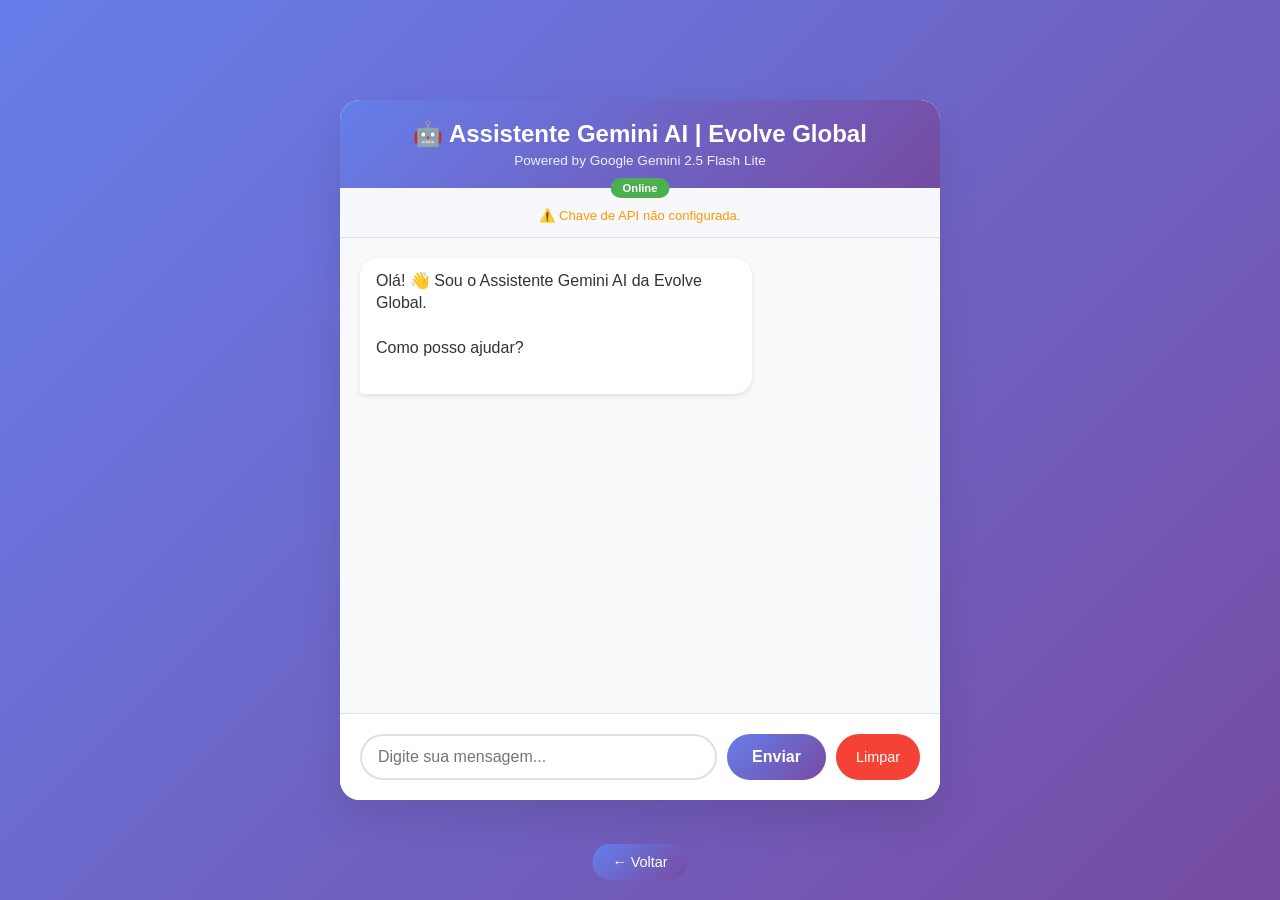
<file: chat.html>
<!DOCTYPE html>
<html lang="pt-br">

<head>
    <meta charset="UTF-8">
    <meta name="viewport" content="width=device-width, initial-scale=1.0">
    <title>ChatBot Evolve_Global - Nosso Assistente Inteligente</title>

    <style>
        * {
            margin: 0;
            padding: 0;
            box-sizing: border-box;
        }

        body {
            font-family: 'Segoe UI', Tahoma, Geneva, Verdana, sans-serif;
            background: linear-gradient(135deg, #667eea 0%, #764ba2 100%);
            height: 100vh;
            display: flex;
            justify-content: center;
            align-items: center;
            overflow: hidden;
        }

        .chat-container {
            width: 90%;
            max-width: 600px;
            height: 90vh;
            max-height: 700px;
            background: white;
            border-radius: 20px;
            box-shadow: 0 20px 40px rgba(0, 0, 0, 0.1);
            display: flex;
            flex-direction: column;
            overflow: hidden;
            animation: slideUp 0.5s ease;
        }

        @keyframes slideUp {
            from {
                opacity: 0;
                transform: translateY(20px);
            }
            to {
                opacity: 1;
                transform: translateY(0);
            }
        }

        .chat-header {
            background: linear-gradient(135deg, #667eea 0%, #764ba2 100%);
            color: white;
            padding: 20px;
            text-align: center;
            position: relative;
        }

        .chat-header h2 {
            font-size: 1.5rem;
            margin-bottom: 5px;
        }

        .chat-header p {
            font-size: 0.85rem;
            opacity: 0.9;
        }

        .status {
            position: absolute;
            bottom: -10px;
            left: 50%;
            transform: translateX(-50%);
            background: #4caf50;
            color: white;
            padding: 4px 12px;
            border-radius: 20px;
            font-size: 0.7rem;
            font-weight: bold;
            white-space: nowrap;
        }

        .chat-messages {
            flex: 1;
            overflow-y: auto;
            padding: 20px;
            background: #f8f9fa;
        }

        .message {
            margin-bottom: 15px;
            display: flex;
            animation: messageSlide 0.3s ease;
        }

        @keyframes messageSlide {
            from {
                opacity: 0;
                transform: translateX(-20px);
            }
            to {
                opacity: 1;
                transform: translateX(0);
            }
        }

        .message.user {
            justify-content: flex-end;
        }

        .message.bot {
            justify-content: flex-start;
        }

        .message-content {
            max-width: 70%;
            padding: 12px 16px;
            border-radius: 18px;
            word-wrap: break-word;
            line-height: 1.4;
        }

        .user .message-content {
            background: linear-gradient(135deg, #667eea 0%, #764ba2 100%);
            color: white;
            border-bottom-right-radius: 4px;
        }

        .bot .message-content {
            background: white;
            color: #333;
            border-bottom-left-radius: 4px;
            box-shadow: 0 2px 5px rgba(0, 0, 0, 0.1);
        }

        .typing-indicator {
            display: flex;
            align-items: center;
            gap: 4px;
            padding: 12px 16px;
        }

        .typing-indicator span {
            width: 8px;
            height: 8px;
            border-radius: 50%;
            background: #999;
            animation: typing 1.4s infinite;
        }

        .typing-indicator span:nth-child(2) {
            animation-delay: 0.2s;
        }

        .typing-indicator span:nth-child(3) {
            animation-delay: 0.4s;
        }

        @keyframes typing {
            0%, 60%, 100% {
                transform: translateY(0);
                opacity: 0.5;
            }
            30% {
                transform: translateY(-10px);
                opacity: 1;
            }
        }

        .api-key-panel {
            padding: 14px 20px;
            background: #f7f8fc;
            border-bottom: 1px solid #e0e0e0;
            display: flex;
            gap: 10px;
            align-items: center;
            flex-wrap: wrap;
        }

        .api-key-input {
            display: none !important;
            flex: 1;
            padding: 12px 16px;
            border: 1px solid #cfd8e3;
            border-radius: 25px;
            font-size: 0.95rem;
            outline: none;
            font-family: inherit;
        }

        .save-api-button {
            display: none !important;
            background: #667eea;
            color: white;
            border: none;
            border-radius: 25px;
            padding: 12px 22px;
            cursor: pointer;
            font-size: 0.95rem;
            transition: background 0.2s;
        }

        .save-api-button:hover {
            background: #5a6dd3;
        }

        .api-status {
            width: 100%;
            color: #555;
            font-size: 0.82rem;
            text-align: center;
            margin-top: 6px;
        }

        .chat-input-container {
            padding: 20px;
            background: white;
            border-top: 1px solid #e0e0e0;
            display: flex;
            gap: 10px;
        }

        .chat-input {
            flex: 1;
            padding: 12px 16px;
            border: 2px solid #e0e0e0;
            border-radius: 25px;
            font-size: 1rem;
            outline: none;
            transition: border-color 0.3s;
            resize: none;
            font-family: inherit;
        }

        .chat-input:focus {
            border-color: #667eea;
        }

        .send-button {
            background: linear-gradient(135deg, #667eea 0%, #764ba2 100%);
            color: white;
            border: none;
            border-radius: 25px;
            padding: 0 25px;
            cursor: pointer;
            font-size: 1rem;
            font-weight: bold;
            transition: transform 0.2s, box-shadow 0.2s;
        }

        .send-button:hover:not(:disabled) {
            transform: translateY(-2px);
            box-shadow: 0 5px 15px rgba(102, 126, 234, 0.4);
        }

        .send-button:disabled {
            opacity: 0.6;
            cursor: not-allowed;
        }

        .clear-button {
            background: #f44336;
            color: white;
            border: none;
            border-radius: 25px;
            padding: 0 20px;
            cursor: pointer;
            font-size: 0.9rem;
            transition: background 0.3s;
        }

        .clear-button:hover {
            background: #d32f2f;
        }

        @media (max-width: 768px) {
            .chat-container {
                width: 95%;
                height: 95vh;
            }
            .message-content {
                max-width: 85%;
            }
        }
        
        .footer {
            position: fixed;
            bottom: 20px;
            left: 50%;
            transform: translateX(-50%);
        }

        .btn-voltar button {
            background: linear-gradient(135deg, #667eea 0%, #764ba2 100%);
            color: white;
            border: none;
            border-radius: 25px;
            padding: 10px 20px;
            cursor: pointer;
            font-size: 0.9rem;
            transition: background 0.3s;
        }
    </style>
</head>

<body>
    <div class="chat-container">
        <div class="chat-header">
            <h2>🤖 Assistente Gemini AI | Evolve Global</h2>
            <p>Powered by Google Gemini 2.5 Flash Lite</p>
            <div class="status">Online</div>
        </div>

        <div class="api-key-panel">
            <input class="api-key-input" id="apiKeyInput" type="password" placeholder="Chave da API Google Gemini"
                autocomplete="off">
            <button class="save-api-button" id="saveApiKeyButton">Salvar chave</button>
            <div class="api-status" id="apiStatus">✅ API pré-configurada! Pronto para usar.</div>
        </div>

        <div class="chat-messages" id="chatMessages">
            <div class="message bot">
                <div class="message-content">
                    Olá! 👋 Sou o Assistente Gemini AI da Evolve Global.<br><br>
                    Como posso ajudar?<br><br>
                </div>
            </div>
        </div>

        <div class="chat-input-container">
            <textarea class="chat-input" id="messageInput" placeholder="Digite sua mensagem..." rows="1"
                autocomplete="off"></textarea>
            <button class="send-button" id="sendButton">Enviar</button>
            <button class="clear-button" id="clearButton">Limpar</button>
        </div>
    </div>
    <div class="footer">
        <div class="btn-voltar">
            <button onclick="window.location.href='index.html'">← Voltar</button>
        </div>
    </div>

    <script>
        // CHAVE API DO GMEINI AI
        const DEFAULT_API_KEY = "AQ.Ab8RN6K0AP8L2-FweyRortn4WSq_PIE2O_oCxjFl_Ss3bK24sQ";
        
        
        class ChatBot {
            constructor() {
                this.messagesContainer = document.getElementById('chatMessages');
                this.messageInput = document.getElementById('messageInput');
                this.sendButton = document.getElementById('sendButton');
                this.clearButton = document.getElementById('clearButton');
                this.saveApiKeyButton = document.getElementById('saveApiKeyButton');
                this.apiKeyInput = document.getElementById('apiKeyInput');
                this.apiStatus = document.getElementById('apiStatus');

                this.conversationHistory = [];
                this.isTyping = false;
                this.apiKey = '';
                this.lastMessageTime = 0;
                this.waitTime = 0;
                this.waitInterval = null;
                this.workingModel = null;

                this.init();
            }

            init() {
                // Tentar carregar chave salva primeiro
                let savedKey = localStorage.getItem('geminiApiKey');
                
                // Se não tiver chave salva, usar a chave padrão (se configurada)
                if (!savedKey && DEFAULT_API_KEY && DEFAULT_API_KEY !== "AQ.Ab8RN6K0AP8L2-FweyRortn4WSq_PIE2O_oCxjFl_Ss3bK24sQ") {
                    savedKey = DEFAULT_API_KEY;
                    localStorage.setItem('geminiApiKey', savedKey);
                }
                
                if (savedKey) {
                    this.apiKey = savedKey;
                    this.apiKeyInput.value = '***************';
                    this.apiStatus.textContent = '✅ Gemini AI conectado! Pronto para conversar.';
                    this.apiStatus.style.color = '#4caf50';
                    
                    // Testar conexão automaticamente
                    setTimeout(() => this.testConnection(), 500);
                } else {
                    this.apiStatus.textContent = '⚠️ Chave de API não configurada.';
                    this.apiStatus.style.color = '#ff9800';
                }

                this.sendButton.onclick = () => this.sendMessage();
                this.clearButton.onclick = () => this.clearChat();
                this.saveApiKeyButton.onclick = () => this.saveApiKey();

                this.messageInput.onkeypress = (e) => {
                    if (e.key === 'Enter' && !e.shiftKey) {
                        e.preventDefault();
                        this.sendMessage();
                    }
                };

                this.messageInput.oninput = () => {
                    this.messageInput.style.height = 'auto';
                    this.messageInput.style.height = Math.min(this.messageInput.scrollHeight, 100) + 'px';
                };
            }

            async sendMessage() {
                const message = this.messageInput.value.trim();

                if (!message) return;
                if (!this.apiKey) {
                    this.addMessage("⚠️ Chave de API não configurada, fale com o suporte.", 'bot');
                    return;
                }
                if (this.isTyping) return;

                if (this.waitTime > 0) {
                    this.addMessage(`⏳ Aguarde ${this.waitTime} segundos antes de enviar outra mensagem.`, 'bot');
                    return;
                }

                const now = Date.now();
                const timeSinceLastMessage = (now - this.lastMessageTime) / 1000;
                
                if (this.lastMessageTime > 0 && timeSinceLastMessage < 15) {
                    const remainingWait = Math.ceil(15 - timeSinceLastMessage);
                    this.addMessage(`⏳ Por favor, aguarde ${remainingWait} segundos entre as mensagens.`, 'bot');
                    return;
                }

                this.addMessage(message, 'user');
                this.messageInput.value = '';
                this.messageInput.style.height = 'auto';

                this.conversationHistory.push({ role: "user", parts: [{ text: message }] });

                this.showTypingIndicator();
                this.isTyping = true;
                this.sendButton.disabled = true;

                try {
                    const response = await this.askGemini(message);
                    this.addMessage(response, 'bot');
                    this.conversationHistory.push({ role: "model", parts: [{ text: response }] });
                    this.lastMessageTime = Date.now();
                } catch (error) {
                    console.error('Erro:', error);
                    
                    // Mensagem de erro mais amigável
                    let errorMsg = error.message;
                    if (errorMsg.includes('API key not valid') || errorMsg.includes('invalid')) {
                        errorMsg = 'Chave API inválida. Verifique sua chave no Google AI Studio.';
                        this.apiStatus.textContent = '❌ Chave inválida! Corrija no campo acima.';
                        this.apiStatus.style.color = '#f44336';
                    } else if (errorMsg.includes('quota')) {
                        errorMsg = 'Limite de uso gratuito excedido. Aguarde alguns minutos e tente novamente.';
                    }
                    
                    this.addMessage(`❌ ${errorMsg}`, 'bot');
                    
                    const match = error.message.match(/Please retry in ([0-9.]+)s/);
                    if (match) {
                        const waitSeconds = Math.ceil(parseFloat(match[1]));
                        this.startWaitTimer(waitSeconds);
                    }
                } finally {
                    this.removeTypingIndicator();
                    this.isTyping = false;
                    this.sendButton.disabled = false;
                }

                if (this.conversationHistory.length > 20) {
                    this.conversationHistory = this.conversationHistory.slice(-20);
                }
            }

            startWaitTimer(seconds) {
                this.waitTime = seconds;
                this.sendButton.disabled = true;
                
                this.addMessage(`⏳ API sobrecarregada. Aguardando ${seconds} segundos para nova tentativa...`, 'bot');
                
                this.waitInterval = setInterval(() => {
                    this.waitTime--;
                    
                    if (this.waitTime <= 0) {
                        clearInterval(this.waitInterval);
                        this.waitInterval = null;
                        this.sendButton.disabled = false;
                        this.addMessage(`✅ Período de espera concluído! Você já pode enviar novas mensagens.`, 'bot');
                    }
                }, 1000);
            }

            async askGemini(message, retryCount = 0) {
                const modelsToTry = this.workingModel 
                    ? [this.workingModel] 
                    : [
                        'gemini-2.5-flash-lite',
                        'gemini-2.5-flash',
                        'gemini-2.0-flash-lite'
                      ];
                
                let lastError = null;
                
                for (const model of modelsToTry) {
                    try {
                        const url = `https://generativelanguage.googleapis.com/v1beta/models/${model}:generateContent?key=${this.apiKey}`;

                        const contents = this.conversationHistory.length > 0
                            ? this.conversationHistory
                            : [{ role: "user", parts: [{ text: message }] }];

                        const requestBody = {
                            contents: contents,
                            generationConfig: {
                                temperature: 0.7,
                                maxOutputTokens: 800,
                                topP: 0.95,
                            }
                        };

                        const response = await fetch(url, {
                            method: 'POST',
                            headers: {
                                'Content-Type': 'application/json',
                            },
                            body: JSON.stringify(requestBody)
                        });

                        const data = await response.json();

                        if (response.ok) {
                            const text = data.candidates?.[0]?.content?.parts?.[0]?.text;
                            if (text) {
                                if (!this.workingModel) {
                                    this.workingModel = model;
                                    console.log(`✅ Modelo funcionando: ${model}`);
                                }
                                return text;
                            }
                        } else if (response.status === 429) {
                            const errorMsg = data.error?.message || '';
                            const match = errorMsg.match(/Please retry in ([0-9.]+)s/);
                            if (match && retryCount === 0) {
                                const waitSeconds = parseFloat(match[1]);
                                this.startWaitTimer(Math.ceil(waitSeconds));
                                throw new Error(errorMsg);
                            }
                            lastError = errorMsg;
                        } else {
                            lastError = data.error?.message || 'Erro desconhecido';
                            console.log(`❌ Modelo ${model} falhou: ${lastError}`);
                        }
                    } catch (error) {
                        lastError = error.message;
                    }
                }
                
                throw new Error(lastError || 'Nenhum modelo disponível. Verifique sua chave API.');
            }

            saveApiKey() {
                const key = this.apiKeyInput.value.trim();

                if (!key) {
                    localStorage.removeItem('geminiApiKey');
                    this.apiKey = '';
                    this.workingModel = null;
                    this.apiStatus.textContent = '⚠️ Chave removida. Insira uma nova chave para continuar.';
                    this.apiStatus.style.color = '#ff9800';
                    this.apiKeyInput.value = '';
                    return;
                }

                if (!key.startsWith('AIza')) {
                    this.apiStatus.textContent = '❌ Chave inválida!';
                    this.apiStatus.style.color = '#f44336';
                    return;
                }

                localStorage.setItem('geminiApiKey', key);
                this.apiKey = key;
                this.workingModel = null;
                this.apiStatus.textContent = '✅ Chave salva! Testando conexão...';
                this.apiStatus.style.color = '#ff9800';
                this.apiKeyInput.value = '***************';

                this.testConnection();
            }

            async testConnection() {
                try {
                    const testResponse = await this.askGemini("Responda apenas 'Conectado' se você receber esta mensagem.");
                    this.apiStatus.textContent = '✅ Gemini AI conectado com sucesso!';
                    this.apiStatus.style.color = '#4caf50';
                    this.addMessage(`✅ Conexão estabelecida com sucesso! Uso atual: ${this.workingModel || 'Gemini 2.5 Flash Lite'}\n\nComo posso ajudar você hoje? 😊`, 'bot');
                } catch (error) {
                    this.apiStatus.textContent = `❌ Erro de conexão: ${error.message.substring(0, 80)}`;
                    this.apiStatus.style.color = '#f44336';
                    this.addMessage(`❌ Falha na conexão: ${error.message}\n\nVerifique se sua chave está correta e tente novamente.`, 'bot');
                }
            }

            addMessage(text, sender) {
                const messageDiv = document.createElement('div');
                messageDiv.className = `message ${sender}`;
                const contentDiv = document.createElement('div');
                contentDiv.className = 'message-content';

                let formattedText = text.replace(/\n/g, '<br>');
                formattedText = formattedText.replace(/(https?:\/\/[^\s]+)/g, '<a href="$1" target="_blank" style="color:#667eea;">$1</a>');
                contentDiv.innerHTML = formattedText;

                messageDiv.appendChild(contentDiv);
                this.messagesContainer.appendChild(messageDiv);
                this.scrollToBottom();
                return messageDiv;
            }

            showTypingIndicator() {
                const typingDiv = document.createElement('div');
                typingDiv.className = 'message bot';
                typingDiv.id = 'typingIndicator';
                const contentDiv = document.createElement('div');
                contentDiv.className = 'message-content';
                contentDiv.innerHTML = '<div class="typing-indicator"><span></span><span></span><span></span></div>';
                typingDiv.appendChild(contentDiv);
                this.messagesContainer.appendChild(typingDiv);
                this.scrollToBottom();
            }

            removeTypingIndicator() {
                const indicator = document.getElementById('typingIndicator');
                if (indicator) indicator.remove();
            }

            clearChat() {
                this.messagesContainer.innerHTML = '';
                this.conversationHistory = [];
                this.lastMessageTime = 0;
                
                if (this.waitInterval) {
                    clearInterval(this.waitInterval);
                    this.waitInterval = null;
                    this.waitTime = 0;
                    this.sendButton.disabled = false;
                }

                const initialMessage = document.createElement('div');
                initialMessage.className = 'message bot';
                initialMessage.innerHTML = `
                    <div class="message-content">
                        💬 Chat limpo! Como posso ajudar você hoje?<br><br>
                        🧠 Gemini AI - Modelo ativo: ${this.workingModel || 'Gemini 2.5 Flash Lite'}<br>
                        ⏰ Aguarde 15 segundos entre cada mensagem.
                    </div>
                `;
                this.messagesContainer.appendChild(initialMessage);
                this.scrollToBottom();
            }

            scrollToBottom() {
                this.messagesContainer.scrollTop = this.messagesContainer.scrollHeight;
            }
        }

        window.addEventListener('DOMContentLoaded', () => {
            window.chatBot = new ChatBot();
        });
    </script>
</body>

</html>
</file>
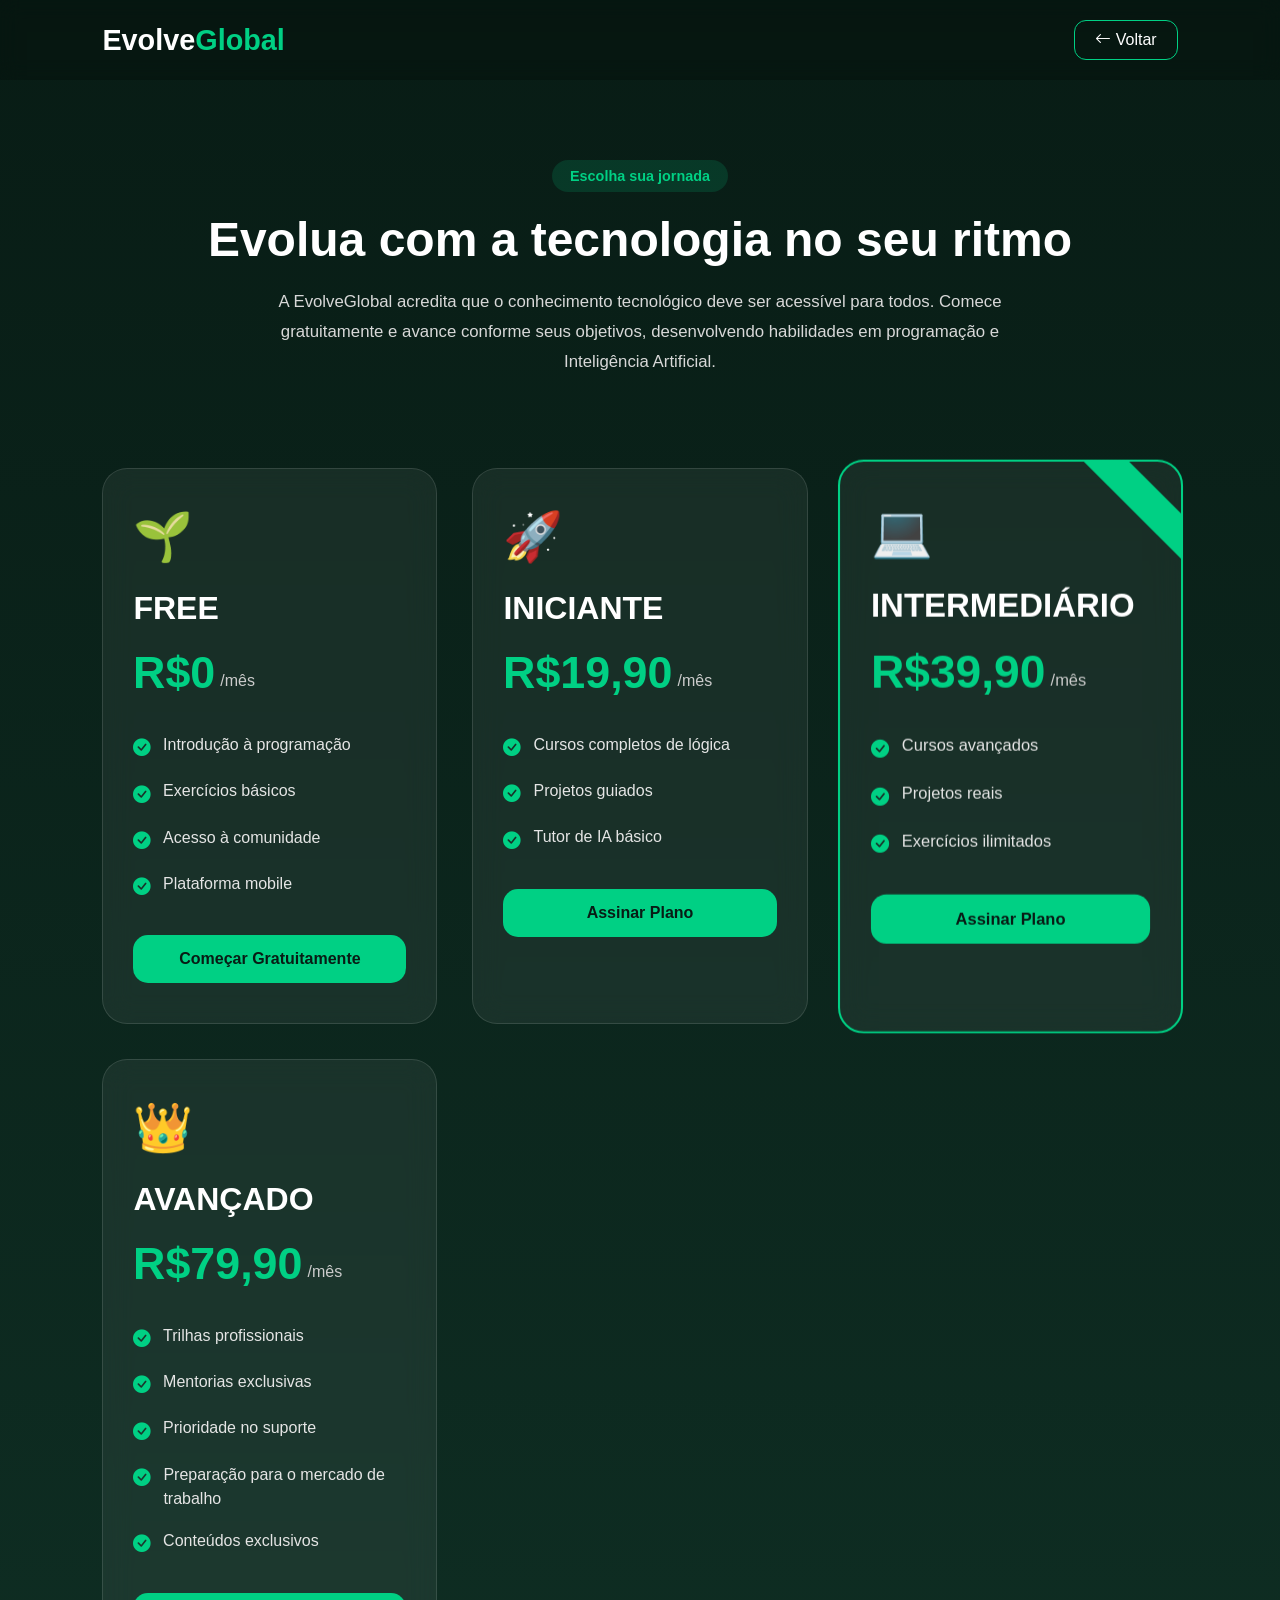
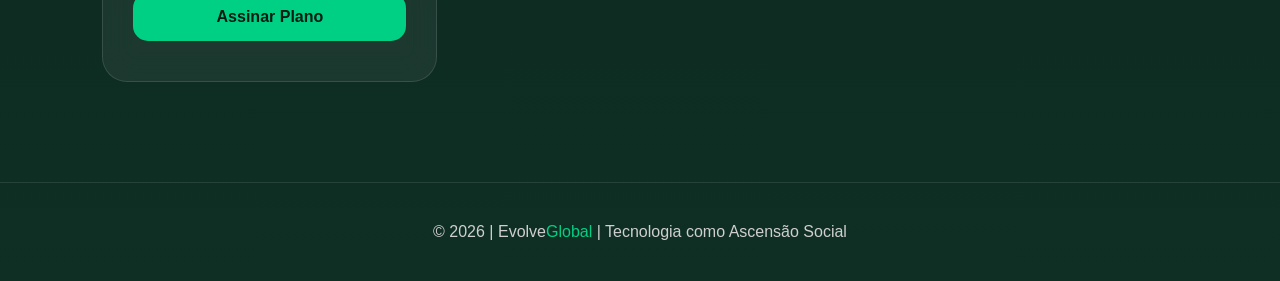
<file: planos.html>
<!DOCTYPE html>
<html lang="pt-BR">

<head>
  <meta charset="UTF-8">
  <meta name="viewport" content="width=device-width, initial-scale=1.0">
  <title>Planos | EvolveGlobal</title>

  <link rel="stylesheet" href="https://cdn.jsdelivr.net/npm/bootstrap-icons@1.13.1/font/bootstrap-icons.min.css">

  <style>
    * {
      margin: 0;
      padding: 0;
      box-sizing: border-box;
      font-family: 'Segoe UI', sans-serif;
    }

    body {
      background: linear-gradient(180deg, #081c15, #0f2f24);
      color: #fff;
      min-height: 100vh;
    }

    .header {
      width: 100%;
      padding: 20px 8%;
      display: flex;
      justify-content: space-between;
      align-items: center;
      background: rgba(0, 0, 0, .2);
      backdrop-filter: blur(10px);
      position: sticky;
      top: 0;
      z-index: 1000;
    }

    .logo {
      text-decoration: none;
      font-size: 1.8rem;
      font-weight: bold;
      color: #fff;
    }

    .logo span {
      color: #00d084;
    }

    .btn-back {
      text-decoration: none;
      color: #fff;
      border: 1px solid #00d084;
      padding: 10px 20px;
      border-radius: 12px;
      transition: .3s;
    }

    .btn-back:hover {
      background: #00d084;
      color: #081c15;
    }

    .hero {
      text-align: center;
      padding: 80px 20px 60px;
    }

    .mini-tag {
      display: inline-block;
      background: rgba(0, 208, 132, .15);
      color: #00d084;
      padding: 8px 18px;
      border-radius: 30px;
      margin-bottom: 20px;
      font-size: .9rem;
      font-weight: 600;
    }

    .hero h1 {
      font-size: 3rem;
      margin-bottom: 20px;
    }

    .hero p {
      max-width: 750px;
      margin: auto;
      line-height: 1.8;
      color: #d8d8d8;
      font-size: 1.05rem;
    }

    .plans {
      width: 100%;
      padding: 30px 8% 100px;
    }

    .plans-grid {
      display: grid;
      grid-template-columns: repeat(auto-fit, minmax(280px, 1fr));
      gap: 35px;
    }

    .plan-card {
      background: rgba(255, 255, 255, .06);
      border: 1px solid rgba(255, 255, 255, .12);
      border-radius: 25px;
      padding: 40px 30px;
      backdrop-filter: blur(15px);
      transition: .4s;
      position: relative;
      overflow: hidden;
    }

    .plan-card:hover {
      transform: translateY(-10px);
      border-color: #00d084;
      box-shadow: 0 20px 40px rgba(0, 0, 0, .35);
    }

    .plan-card.popular {
      border: 2px solid #00d084;
      transform: scale(1.03);
    }

    .popular-badge {
      position: absolute;
      top: 20px;
      right: -40px;
      background: #00d084;
      color: #081c15;
      padding: 8px 45px;
      font-weight: bold;
      transform: rotate(45deg);
      font-size: .8rem;
    }

    .plan-icon {
      font-size: 3rem;
      margin-bottom: 25px;
    }

    .plan-title {
      font-size: 2rem;
      margin-bottom: 20px;
    }

    .price {
      margin-bottom: 35px;
      display: flex;
      align-items: end;
      gap: 5px;
    }

    .price h2 {
      font-size: 2.8rem;
      color: #00d084;
    }

    .price span {
      color: #ccc;
      margin-bottom: 8px;
    }

    .features {
      list-style: none;
      margin-bottom: 35px;
    }

    .features li {
      display: flex;
      gap: 12px;
      margin-bottom: 18px;
      line-height: 1.5;
      color: #e5e5e5;
    }

    .features i {
      color: #00d084;
      font-size: 1.1rem;
      margin-top: 2px;
    }

    .btn-plan {
      width: 100%;
      padding: 15px;
      border: none;
      border-radius: 15px;
      background: #00d084;
      color: #081c15;
      font-weight: bold;
      font-size: 1rem;
      cursor: pointer;
      transition: .3s;
    }

    .btn-plan:hover {
      transform: scale(1.03);
    }

    .footer {
      text-align: center;
      padding: 40px 20px;
      border-top: 1px solid rgba(255,255,255,.1);
      color: #cfcfcf;
    }

    .footer span {
      color: #00d084;
    }

    @media(max-width: 768px) {
      .hero h1 {
        font-size: 2.2rem;
      }

      .plan-card.popular {
        transform: none;
      }

      .header {
        padding: 20px;
      }
    }
  </style>
</head>

<body>

  <!-- HEADER -->
  <header class="header">
    <a href="index.html" class="logo">
      Evolve<span>Global</span>
    </a>

    <a href="index.html" class="btn-back">
      <i class="bi bi-arrow-left"></i>
      Voltar
    </a>
  </header>

  <!-- HERO -->
  <section class="hero">

    <span class="mini-tag">
      Escolha sua jornada
    </span>

    <h1>
      Evolua com a tecnologia no seu ritmo
    </h1>

    <p>
      A EvolveGlobal acredita que o conhecimento tecnológico deve ser acessível
      para todos. Comece gratuitamente e avance conforme seus objetivos,
      desenvolvendo habilidades em programação e Inteligência Artificial.
    </p>

  </section>

  <!-- PLANOS -->
  <section class="plans">

    <div class="plans-grid">

      <!-- FREE -->
      <div class="plan-card">

        <div class="plan-icon">🌱</div>

        <h2 class="plan-title">
          FREE
        </h2>

        <div class="price">
          <h2>R$0</h2>
          <span>/mês</span>
        </div>

        <ul class="features">
          <li>
            <i class="bi bi-check-circle-fill"></i>
            Introdução à programação
          </li>

          <li>
            <i class="bi bi-check-circle-fill"></i>
            Exercícios básicos
          </li>

          <li>
            <i class="bi bi-check-circle-fill"></i>
            Acesso à comunidade
          </li>

          <li>
            <i class="bi bi-check-circle-fill"></i>
            Plataforma mobile
          </li>
        </ul>

        <button class="btn-plan">
          Começar Gratuitamente
        </button>

      </div>

      <!-- INICIANTE -->
      <div class="plan-card">

        <div class="plan-icon">🚀</div>

        <h2 class="plan-title">
          INICIANTE
        </h2>

        <div class="price">
          <h2>R$19,90</h2>
          <span>/mês</span>
        </div>

        <ul class="features">
          <li>
            <i class="bi bi-check-circle-fill"></i>
            Cursos completos de lógica
          </li>

          <li>
            <i class="bi bi-check-circle-fill"></i>
            Projetos guiados
          </li>

          <li>
            <i class="bi bi-check-circle-fill"></i>
            Tutor de IA básico
          </li>
        </ul>

        <button class="btn-plan">
          Assinar Plano
        </button>

      </div>

      <!-- INTERMEDIÁRIO -->
      <div class="plan-card popular">

        <div class="popular-badge">
          POPULAR
        </div>

        <div class="plan-icon">💻</div>

        <h2 class="plan-title">
          INTERMEDIÁRIO
        </h2>

        <div class="price">
          <h2>R$39,90</h2>
          <span>/mês</span>
        </div>

        <ul class="features">
          <li>
            <i class="bi bi-check-circle-fill"></i>
            Cursos avançados
          </li>

          <li>
            <i class="bi bi-check-circle-fill"></i>
            Projetos reais
          </li>

          <li>
            <i class="bi bi-check-circle-fill"></i>
            Exercícios ilimitados
          </li>
        </ul>

        <button class="btn-plan">
          Assinar Plano
        </button>

      </div>

      <!-- AVANÇADO -->
      <div class="plan-card">

        <div class="plan-icon">👑</div>

        <h2 class="plan-title">
          AVANÇADO
        </h2>

        <div class="price">
          <h2>R$79,90</h2>
          <span>/mês</span>
        </div>

        <ul class="features">
          <li>
            <i class="bi bi-check-circle-fill"></i>
            Trilhas profissionais
          </li>

          <li>
            <i class="bi bi-check-circle-fill"></i>
            Mentorias exclusivas
          </li>

          <li>
            <i class="bi bi-check-circle-fill"></i>
            Prioridade no suporte
          </li>

          <li>
            <i class="bi bi-check-circle-fill"></i>
            Preparação para o mercado de trabalho
          </li>

          <li>
            <i class="bi bi-check-circle-fill"></i>
            Conteúdos exclusivos
          </li>
        </ul>

        <button class="btn-plan">
          Assinar Plano
        </button>

      </div>

    </div>

  </section>

  <!-- FOOTER -->
  <footer class="footer">
    © 2026 |
    Evolve<span>Global</span> |
    Tecnologia como Ascensão Social
  </footer>

</body>

</html>
</file>
